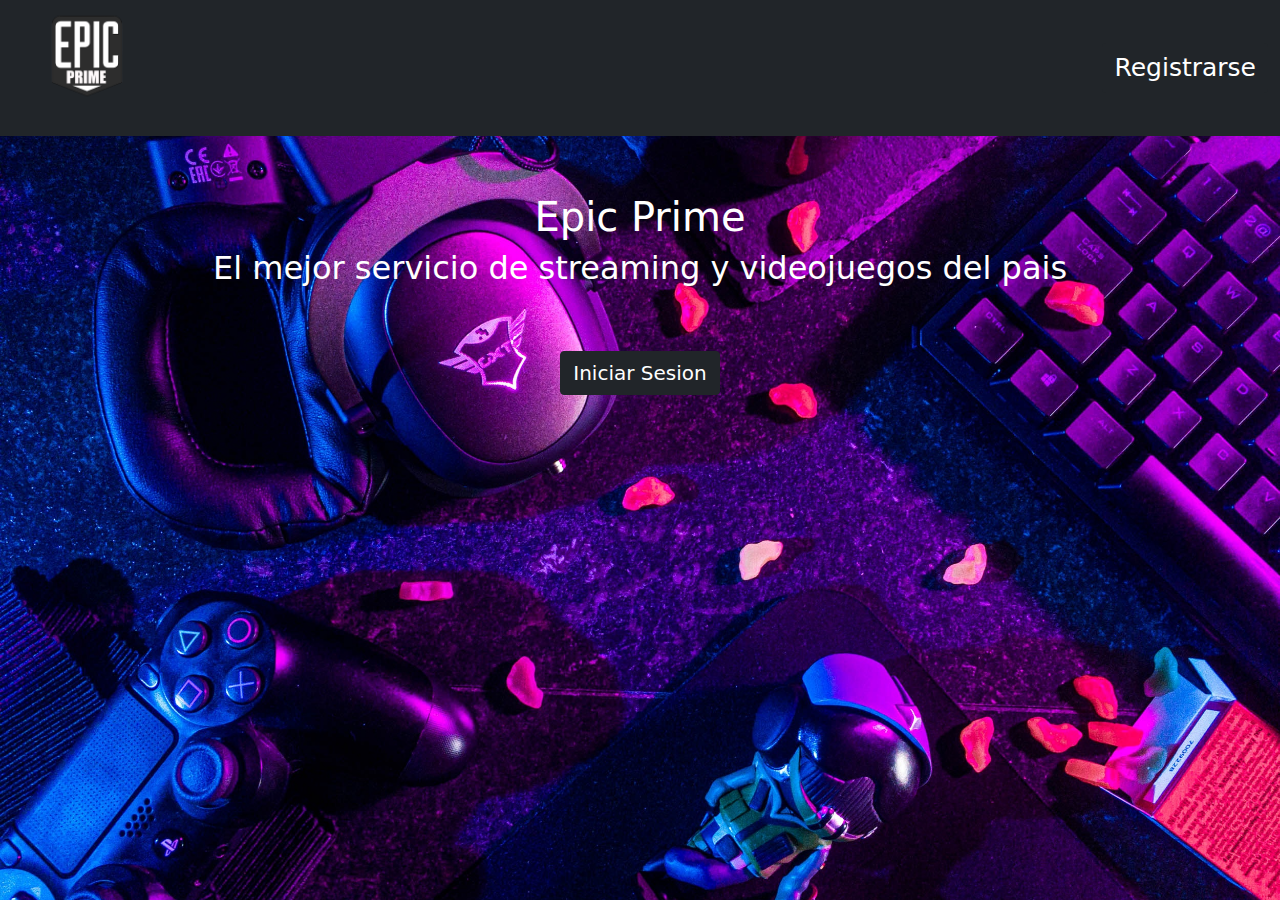
<file: index.html>
<html lang="es">
<head>
    <meta charset="UTF-8">
    <meta http-equiv="X-UA-Compatible" content="IE=edge">
    <meta name="viewport" content="width=device-width, initial-scale=1.0">
    <link rel="stylesheet" href="css/styles.css">
    <link rel="stylesheet" href="css/bootstrap.min.css">
    <title>Epic Prime</title>
</head>
<body>
    <div id = "fondo">
    <header><!-- header -->
        <nav id="header-nav" class="navbar navbar-dark bg-dark">
            <div class="container-fluid">
                <div class = "navbar-header">
                    <a id = "imagen" href="index.html">
                        <div id ="logo-image" alt = "logo" class="pull-left visible-lg visible-md visible-sm"></div>
                    </a>   
                </div>
                <li class="pull-left d-flex nav-item justify-content-end">
                    <button id="registro" type="button" class="btn btn-dark"  data-bs-toggle="modal" data-bs-target="#Modal2">Registrarse</button>
                </li>
            </div>
        </nav>
    </header>
    <main class="container" id="main-content">
        <div class="row">
            <h1 id="inicio" class="d-flex justify-content-center">Epic Prime</h1>
            <h2 id ="texto" class="col-md-12 col-lg-12 col-sm-12 col-xs-12 d-flex justify-content-center">El mejor servicio de streaming y videojuegos del pais</h1>
            <div class="col-md-12 col-lg-12 col-sm-12 col-xs-12 d-flex justify-content-center">
                <button type="button" class="btn btn-dark" data-bs-toggle="modal" data-bs-target="#exampleModal" id="boton">Iniciar Sesion</button>
            </div>
            <!--  pop up de iniciar sesion-->
            <div class="modal fade" id="exampleModal" tabindex="-1" role="dialog" aria-labelledby="exampleModalLabel" aria-hidden="true">
                <div class="modal-dialog" role="document">
                    <div class="modal-content">
                        <div class="modal-header">
                            <h5 class="modal-title" id="exampleModalLabel">Ingreso</h5>
                            <button type="button" id="salida" class="btn-close" data-bs-dismiss="modal" aria-label="Close">
                            </button>
                        </div>
                        <div class="modal-body d-flex justify-content-center">
                            <form action="php/validacion.php" method="post">
                            
                                <img  id= "gamepad" src="gamepad-definitivo.png" height="100px" width="150px" alt="gamepad">
                                <input class="form-control" type="email" name="email" placeholder="email"><br>
                                <input class = "form-control" type="password" name="contraseña" placeholder="Contraseña">
                            </form>
                        </div>
                        <button  id="botones" type="button" class="btn btn-primary">Iniciar Sesion</button>
                        <button id="botones" type="button" class="btn-cancel btn-secondary" data-bs-dismiss="modal">Close</button>   
                    </div>
                </div>
                <!-- pop up de registrarse-->
            </div>
            <div class="modal fade" id="Modal2" tabindex="-1" role="dialog" aria-labelledby="exampleModalLabel" aria-hidden="true">
                <div class="modal-dialog" role="document">
                    <div class="modal-content">
                        <div class="modal-header">
                            <h5 class="modal-title" id="exampleModalLabel">Crear Cuenta</h5>
                            <button type="button" id="salida" class="btn-close" data-bs-dismiss="modal" aria-label="Close">
                            </button>
                        </div>
                        <div class="modal-body d-flex justify-content-center">
                            <form action="php/registro.php" method="post">
                                <img  id= "gamepad" src="consola-removebg-preview.png" height="100px" width="150px" alt="gamepad">
                                <input class="form-control" type="text" name="user" placeholder="Usuario"><br>
                                <input type="email" class="form-control" name="email" placeholder="Email"><br>
                                <input class = "form-control" type="password" name="contraseña" placeholder="Contraseña">
                                
                            </form>
                        </div>
                        <button  id="botones" type="button" class="btn btn-primary">Registrarse</button>
                        <button id="botones" type="button" class="btn-cancel btn-secondary" data-bs-dismiss="modal">Close</button>   
                    </div>
                </div>
            </div>


        </div>
    </div>    
    </main>         
    <script src="js/jquery-3.6.0.min.js"></script>
    <script src="js/bootstrap.min.js"></script>
    <script src="js/jquery-3.6.0.min.js"></script>
    <script src="js/script.js"></script>
</body>
</html>
</file>
<file: css/styles.css>
#logo-image {
    background: url("Epic-prime-removebg-preview.png") no-repeat;
    width: 150px;
    height: 120px;
    background-size:contain;
    margin-bottom: 0px;
}
#usuario {
    color: white;
    font-size: 25px;
}
#usuario:hover {
    color: grey;
}
main{
    display: flex;
    justify-content: center;
}
#boton {
    margin-top:5%;
    font-size: 20px;
}
#boton:hover{
    color: grey;
}
#fondo{
    background: url(pexels-lucie-liz-3165335.jpg) no-repeat fixed;
    background-size: cover;
    padding: 0px;
    margin: 0px;
    height: 100%;
}
#texto, #inicio {
    color: white;
}
#inicio {
    margin-top: 5%;
}
.modal-dialog .modal-content{
    background: #1a1832;
    text-align: center;
    border: none;
    border-radius: 10px;
    box-shadow: 0 10px 10px rgba(0, 0, 0, 0.4);
}
.modal-dialog .modal-content .modal-header .btn-close{
    color: #999;
    font-size: 30px;
    font-weight: 300;
    text-shadow: none;
    line-height: 20px;
    height: 20px;
    width: 20px;
    padding: 0 0 0 3px;
    opacity: 1;
    overflow: hidden;
    position: absolute;
    left: auto;
    right: 15px;
    top: 15px;
    z-index: 2;
    transition: all 0.3s ease 0s;
}
.modal-dialog{
    width: 500px;
    margin: 70px auto 0;
}
.btn-close:hover{ 
    color: #6b6895 !important;
    transition: all 0.3s ease 0s !important; 
}
.modal-dialog .modal-content .btn-close:focus{ outline: none; }
.modal-dialog .modal-content .modal-body{ padding: 45px 45px !important; }
.modal-dialog .modal-content .modal-title{
    color: #fff !important; 
    font-size: 20px;
    font-weight: 200;
    text-align: center;
    letter-spacing: 0.5px;
    margin: auto;
}
.modal-dialog .modal-content .modal-body{
    background: #282547;
    padding: 25px 15px 15px;
    margin: 0 0 30px;
}
.modal-dialog .modal-content .btn{
    color: rgba(255,255,255,0.7);
    background: linear-gradient(-45deg, #672cb9 49%, #6317ae 50%);
    font-size: 17px;
    font-weight: 300;
    text-transform: capitalize;
    width: 200px;
    padding: 15px 30px;
    margin: 0 auto 15px;
    border: none;
    display: block;
    transition: all 0.3s ease 0s;
}
.modal-dialog .modal-content .btn:hover,
.modal-dialog .modal-content .btn:focus{
    color: #fff;
    box-shadow: 5px 5px 10px rgba(0,0,0,0.6);
}
.modal-dialog .modal-content .btn-cancel{
    background: transparent;
    width: auto;
    padding: 0;
    margin: 0 auto;
    border: none;
    color: rgb(97, 94, 94);
    transition: all 0.3s ease 0s;
}
.modal-dialog .modal-content .btn-cancel:hover{
    text-shadow: 0 0 5px rgba(255,255,255,0.5);
    box-shadow: none;
    color: white;
}
.modal-body{
     font-family: 'Roboto', sans-serif; 
     border-top: none;
     color: white;
}
.modal-header{
    border-bottom:none !important;
}
#botones,.modal-title {
    font-family: 'Roboto', sans-serif !important; 
}
.form-control{
    color:  #672cb9;
    background: #F7F8F9;
    font-size: 14px;
    font-weight: 500;
    letter-spacing: 1px;
    height: 40px;
    padding: 6px 12px;
    border-radius: 5px;
    border: 2px solid #F2F5F6;
    box-shadow: none;
}
.form-control:focus{
    border-color: #672cb9;
    box-shadow: none;
}
.form-control::placeholder{
    color: #e1e1e1;
    font-size: 14px;
    font-weight: 600;
    font-family: 'Roboto', sans-serif !important
}
#gamepad {
    margin-bottom: 7%;
}
#registro {
    font-size: 25px;
    cursor: pointer;
    transition: all 0.3s ease 0s;
    border: none;
}
#registro:hover{
    color: grey;
}
</file>
